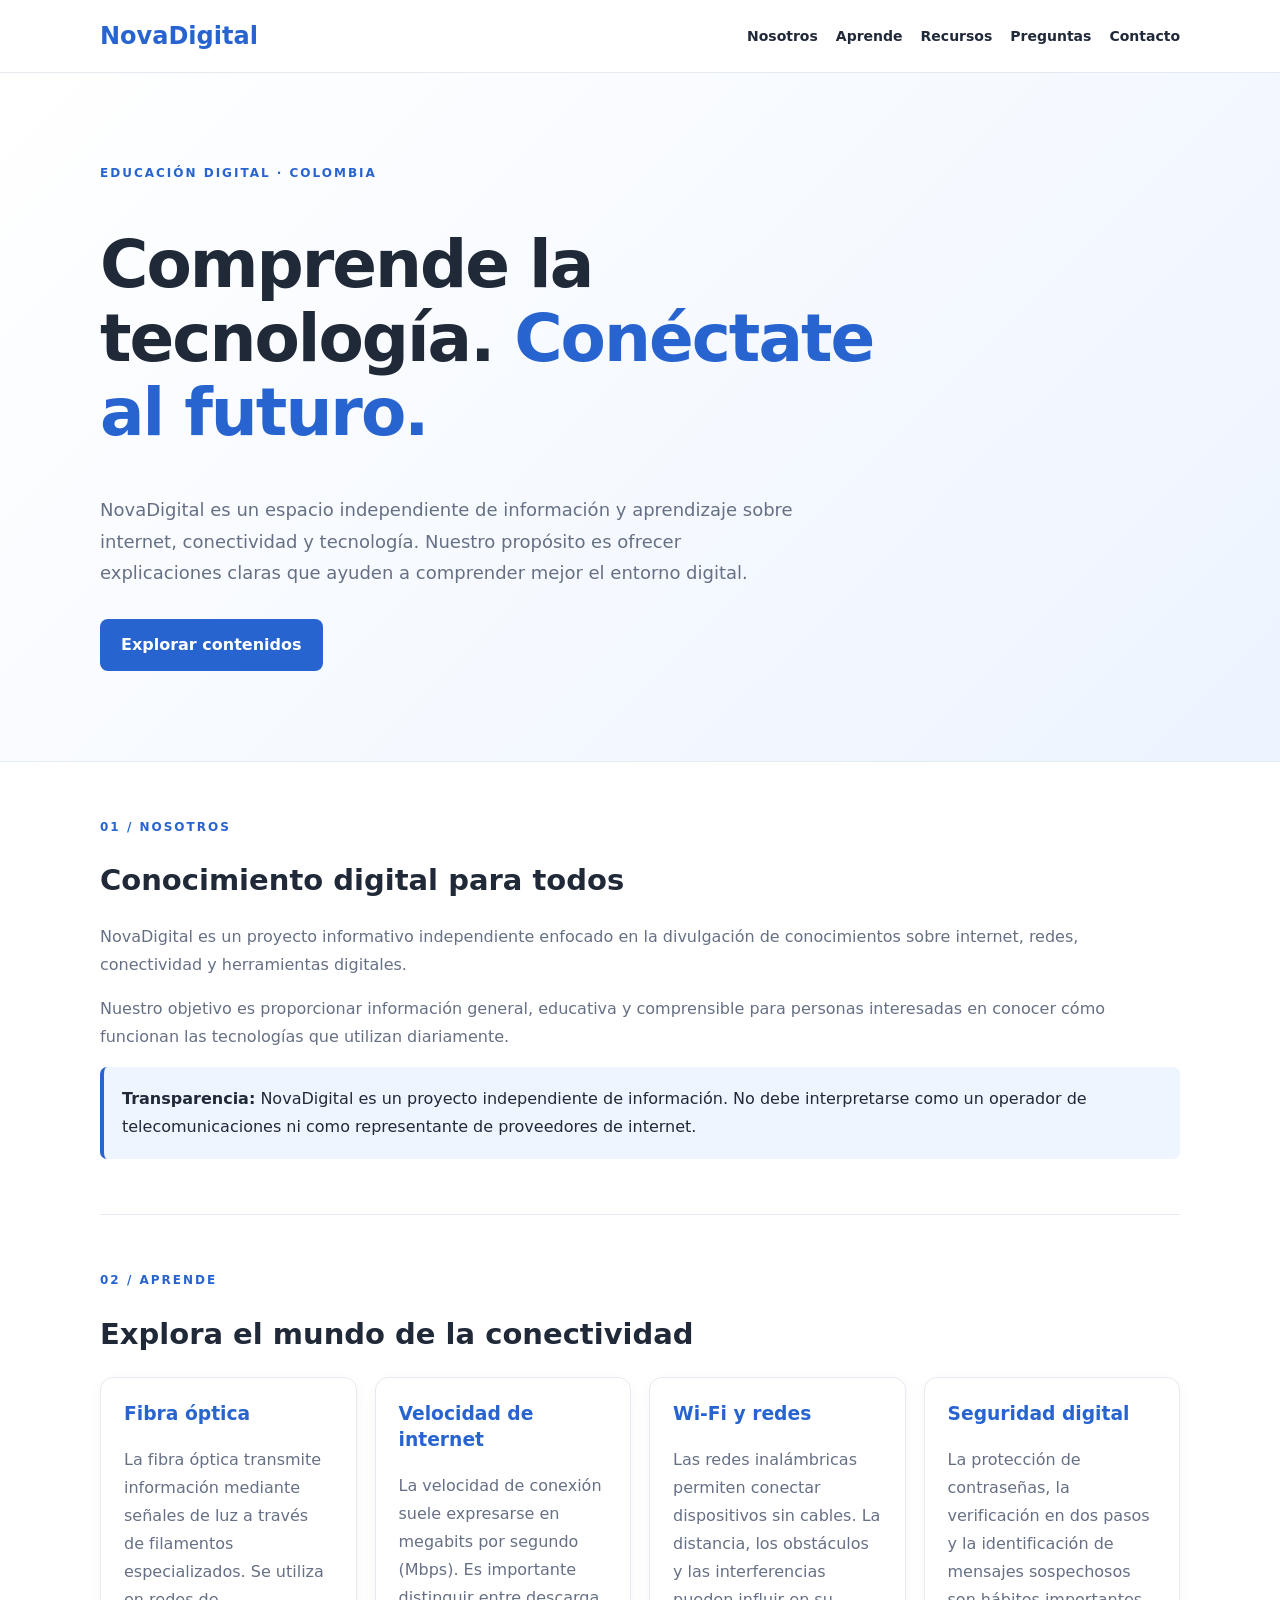
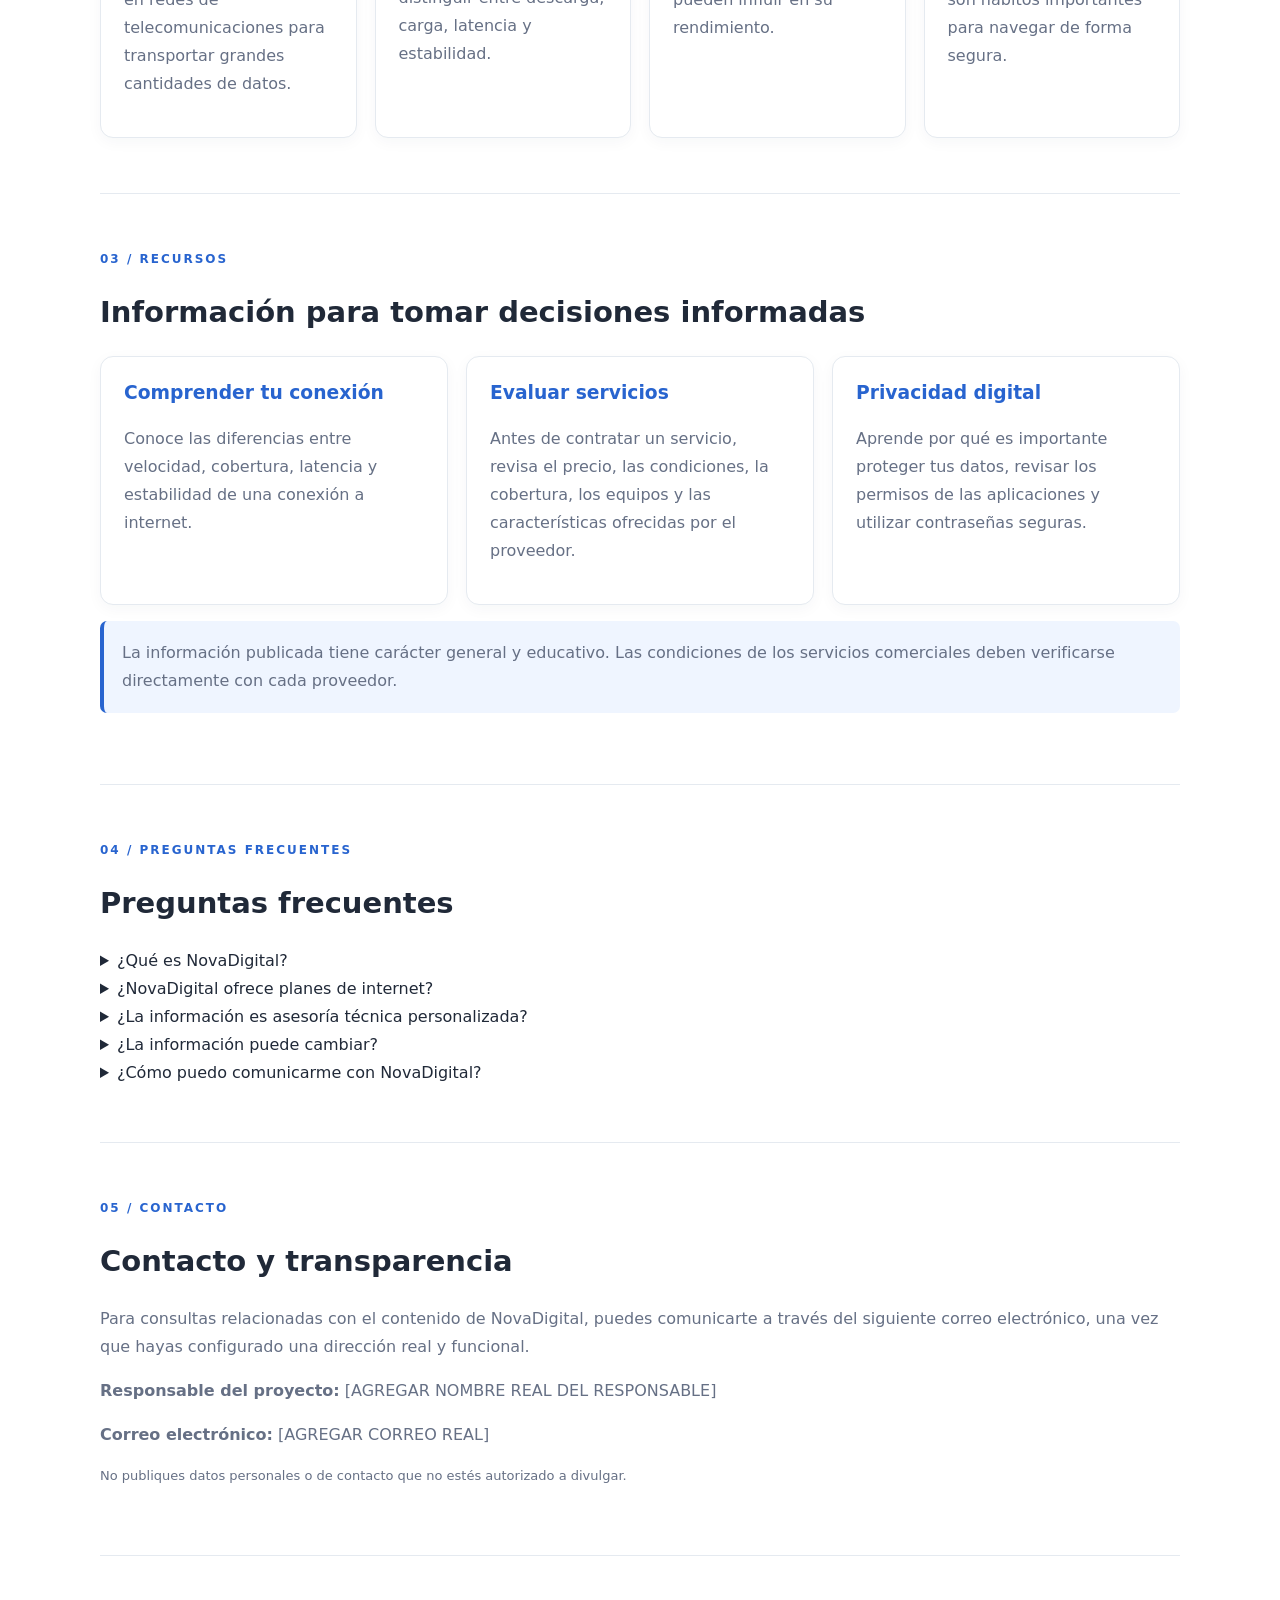
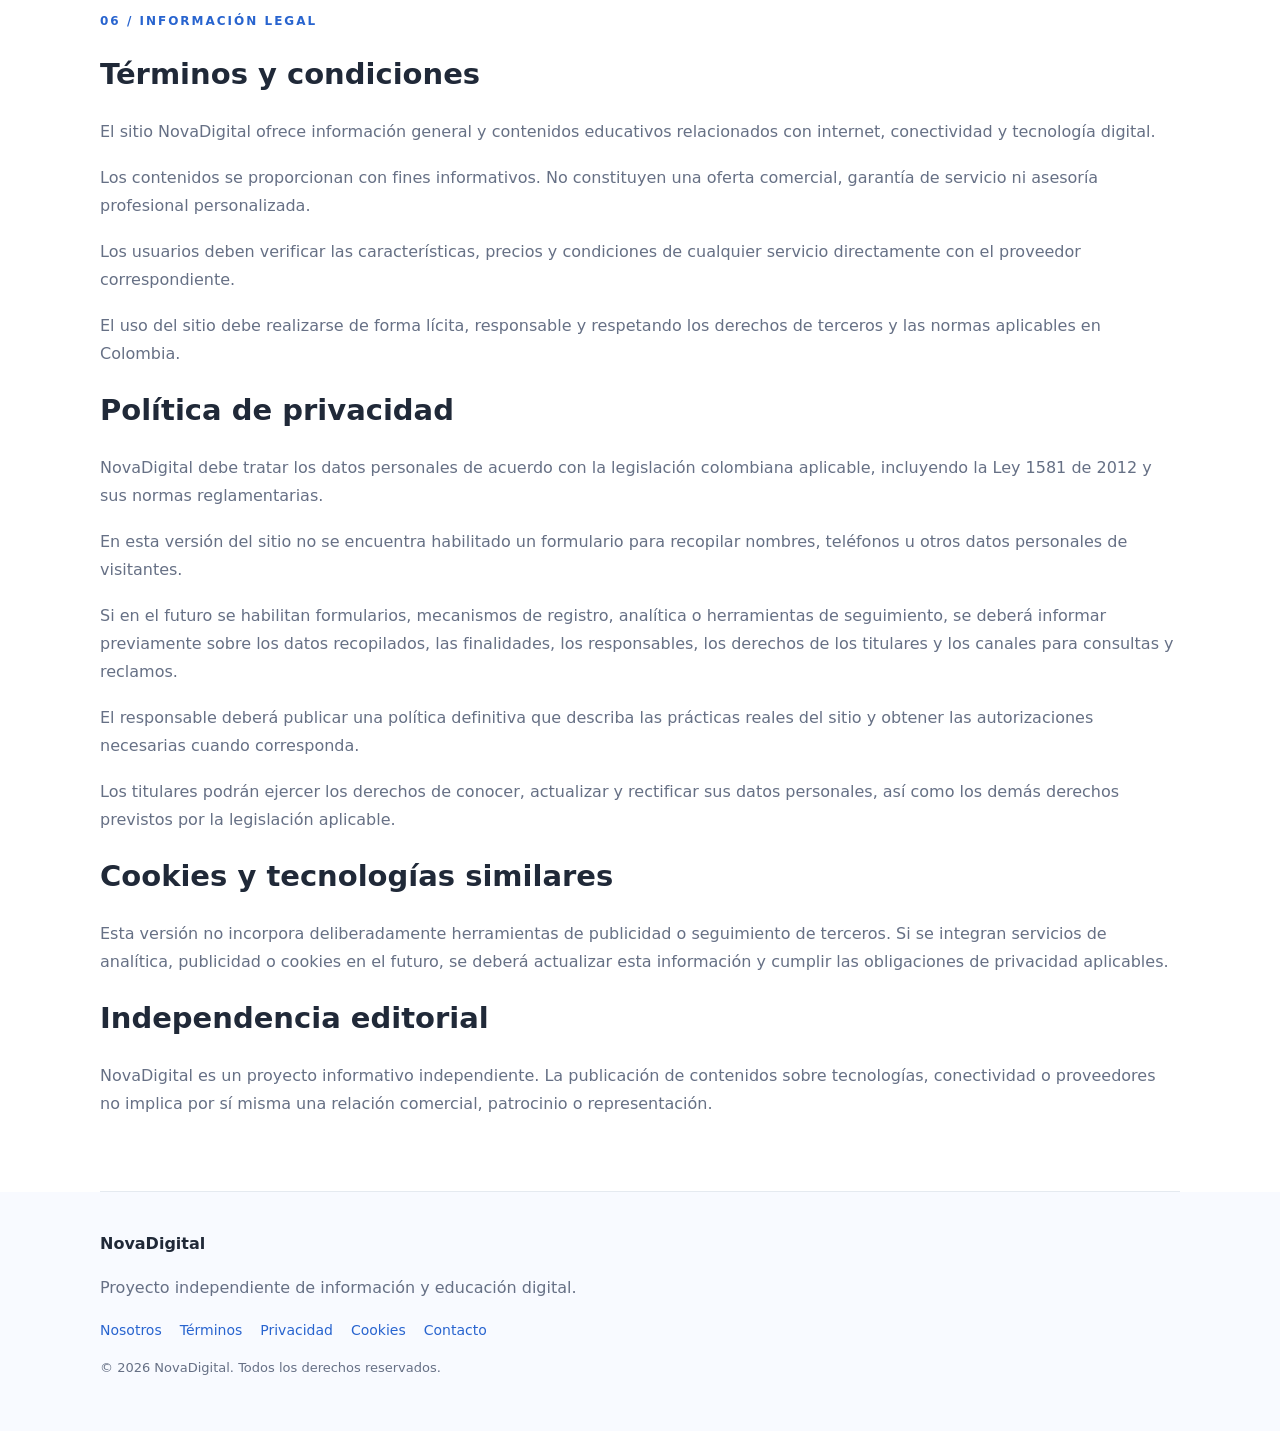
<file: index.html>
<!DOCTYPE html>
<html lang="es">
<head>
<meta charset="UTF-8">
<meta name="viewport" content="width=device-width, initial-scale=1">
<meta name="theme-color" content="#ffffff">

<meta name="description"
content="NovaDigital es un proyecto independiente de información y educación digital sobre internet, conectividad, fibra óptica y tecnología en Colombia.">

<meta name="robots" content="index, follow">

<title>NovaDigital | Educación y tecnología digital</title>

<style>
:root {
  --blue: #2864cf;
  --blue-dark: #174a9e;
  --blue-light: #eff5ff;
  --text: #202938;
  --muted: #667085;
  --line: #e5eaf0;
  --bg: #ffffff;
  --soft: #f8faff;
}

* {
  box-sizing: border-box;
}

html {
  scroll-behavior: smooth;
  scroll-padding-top: 90px;
}

body {
  margin: 0;
  font: 16px/1.75 system-ui, Arial, sans-serif;
  color: var(--text);
  background: var(--bg);
}

a {
  color: var(--blue);
}

a:focus-visible,
button:focus-visible {
  outline: 3px solid #94baff;
  outline-offset: 3px;
}

.container {
  width: min(1080px, 92%);
  margin: auto;
}

/* NAVEGACIÓN */

header {
  position: sticky;
  top: 0;
  z-index: 10;
  background: rgba(255,255,255,.97);
  border-bottom: 1px solid var(--line);
}

nav {
  min-height: 72px;
  display: flex;
  align-items: center;
  justify-content: space-between;
  gap: 20px;
  flex-wrap: wrap;
}

.logo {
  font-size: 24px;
  font-weight: 850;
  text-decoration: none;
  color: var(--blue);
}

.nav-links {
  display: flex;
  gap: 18px;
  flex-wrap: wrap;
}

.nav-links a {
  text-decoration: none;
  color: var(--text);
  font-size: 14px;
  font-weight: 600;
}

/* PORTADA */

.hero {
  padding: 90px 0;
  background: linear-gradient(135deg,#ffffff,#edf4ff);
  border-bottom: 1px solid var(--line);
}

.tag {
  color: var(--blue);
  font-size: 12px;
  font-weight: 800;
  letter-spacing: 2px;
  text-transform: uppercase;
}

h1 {
  max-width: 850px;
  font-size: clamp(38px,7vw,66px);
  line-height: 1.12;
  letter-spacing: -2px;
}

h1 span {
  color: var(--blue);
}

h2 {
  font-size: 29px;
  line-height: 1.3;
}

h3 {
  line-height: 1.4;
}

p {
  color: var(--muted);
}

.hero p {
  max-width: 700px;
  font-size: 18px;
}

.btn {
  display: inline-block;
  background: var(--blue);
  color: white;
  text-decoration: none;
  font-weight: 750;
  padding: 12px 21px;
  border-radius: 8px;
  margin-top: 12px;
}

.btn:hover {
  background: var(--blue-dark);
}

/* SECCIONES */

section {
  padding: 55px 0;
  border-bottom: 1px solid var(--line);
}

.grid {
  display: grid;
  grid-template-columns: repeat(
    auto-fit,
    minmax(220px,1fr)
  );
  gap: 18px;
}

.card {
  padding: 23px;
  background: white;
  border: 1px solid var(--line);
  border-radius: 13px;
  box-shadow: 0 4px 15px rgba(20,40,80,.04);
}

.card h3 {
  color: var(--blue);
  margin-top: 0;
}

.notice {
  padding: 18px;
  background: var(--blue-light);
  border-left: 4px solid var(--blue);
  border-radius: 7px;
}

.muted {
  color: var(--muted);
}

.legal p {
  margin-bottom: 18px;
}

/* PIE */

footer {
  padding: 38px 0;
  background: var(--soft);
}

.footer-links {
  display: flex;
  flex-wrap: wrap;
  gap: 18px;
  margin: 15px 0;
}

.footer-links a {
  text-decoration: none;
  font-size: 14px;
}

.small {
  font-size: 13px;
}

@media(max-width:650px) {
  nav {
    padding: 15px 0;
  }

  .nav-links {
    gap: 12px;
  }

  .hero {
    padding: 60px 0;
  }

  h1 {
    letter-spacing: -1px;
  }

  h2 {
    font-size: 24px;
  }
}
</style>
</head>

<body>

<header>
<nav class="container">

<a class="logo" href="#inicio">NovaDigital</a>

<div class="nav-links">
<a href="#nosotros">Nosotros</a>
<a href="#aprende">Aprende</a>
<a href="#recursos">Recursos</a>
<a href="#preguntas">Preguntas</a>
<a href="#contacto">Contacto</a>
</div>

</nav>
</header>

<main>

<!-- PORTADA -->

<div class="hero" id="inicio">
<div class="container">

<div class="tag">
Educación digital · Colombia
</div>

<h1>
Comprende la tecnología.
<span>Conéctate al futuro.</span>
</h1>

<p>
NovaDigital es un espacio independiente de información
y aprendizaje sobre internet, conectividad y tecnología.
Nuestro propósito es ofrecer explicaciones claras que
ayuden a comprender mejor el entorno digital.
</p>

<a class="btn" href="#aprende">
Explorar contenidos
</a>

</div>
</div>

<div class="container">

<!-- NOSOTROS -->

<section id="nosotros">

<div class="tag">01 / Nosotros</div>

<h2>Conocimiento digital para todos</h2>

<p>
NovaDigital es un proyecto informativo independiente
enfocado en la divulgación de conocimientos sobre
internet, redes, conectividad y herramientas digitales.
</p>

<p>
Nuestro objetivo es proporcionar información general,
educativa y comprensible para personas interesadas en
conocer cómo funcionan las tecnologías que utilizan
diariamente.
</p>

<div class="notice">
<strong>Transparencia:</strong>
NovaDigital es un proyecto independiente de información.
No debe interpretarse como un operador de
telecomunicaciones ni como representante de proveedores
de internet.
</div>

</section>

<!-- APRENDIZAJE -->

<section id="aprende">

<div class="tag">02 / Aprende</div>

<h2>Explora el mundo de la conectividad</h2>

<div class="grid">

<article class="card">
<h3>Fibra óptica</h3>
<p>
La fibra óptica transmite información mediante señales
de luz a través de filamentos especializados.
Se utiliza en redes de telecomunicaciones para transportar
grandes cantidades de datos.
</p>
</article>

<article class="card">
<h3>Velocidad de internet</h3>
<p>
La velocidad de conexión suele expresarse en megabits
por segundo (Mbps). Es importante distinguir entre
descarga, carga, latencia y estabilidad.
</p>
</article>

<article class="card">
<h3>Wi-Fi y redes</h3>
<p>
Las redes inalámbricas permiten conectar dispositivos
sin cables. La distancia, los obstáculos y las
interferencias pueden influir en su rendimiento.
</p>
</article>

<article class="card">
<h3>Seguridad digital</h3>
<p>
La protección de contraseñas, la verificación en dos pasos
y la identificación de mensajes sospechosos son hábitos
importantes para navegar de forma segura.
</p>
</article>

</div>
</section>

<!-- RECURSOS -->

<section id="recursos">

<div class="tag">03 / Recursos</div>

<h2>Información para tomar decisiones informadas</h2>

<div class="grid">

<article class="card">
<h3>Comprender tu conexión</h3>
<p>
Conoce las diferencias entre velocidad, cobertura,
latencia y estabilidad de una conexión a internet.
</p>
</article>

<article class="card">
<h3>Evaluar servicios</h3>
<p>
Antes de contratar un servicio, revisa el precio,
las condiciones, la cobertura, los equipos y
las características ofrecidas por el proveedor.
</p>
</article>

<article class="card">
<h3>Privacidad digital</h3>
<p>
Aprende por qué es importante proteger tus datos,
revisar los permisos de las aplicaciones y
utilizar contraseñas seguras.
</p>
</article>

</div>

<p class="notice">
La información publicada tiene carácter general y
educativo. Las condiciones de los servicios comerciales
deben verificarse directamente con cada proveedor.
</p>

</section>

<!-- PREGUNTAS -->

<section id="preguntas">

<div class="tag">04 / Preguntas frecuentes</div>

<h2>Preguntas frecuentes</h2>

<details>
<summary>¿Qué es NovaDigital?</summary>
<p>
Es un proyecto independiente de información y educación
sobre internet, conectividad y tecnología digital.
</p>
</details>

<details>
<summary>¿NovaDigital ofrece planes de internet?</summary>
<p>
Este proyecto informativo no comercializa directamente
planes de conexión ni celebra contratos de telecomunicaciones.
</p>
</details>

<details>
<summary>¿La información es asesoría técnica personalizada?</summary>
<p>
No. Los contenidos son de carácter general y educativo.
Para problemas específicos debes consultar al proveedor
o a un profesional competente.
</p>
</details>

<details>
<summary>¿La información puede cambiar?</summary>
<p>
Sí. Las tecnologías y condiciones de los servicios
pueden actualizarse. Es recomendable verificar los datos
en fuentes oficiales.
</p>
</details>

<details>
<summary>¿Cómo puedo comunicarme con NovaDigital?</summary>
<p>
Puedes utilizar el canal de contacto que se publique
en esta sección cuando esté habilitado y verificado.
</p>
</details>

</section>

<!-- CONTACTO -->

<section id="contacto">

<div class="tag">05 / Contacto</div>

<h2>Contacto y transparencia</h2>

<p>
Para consultas relacionadas con el contenido de
NovaDigital, puedes comunicarte a través del siguiente
correo electrónico, una vez que hayas configurado
una dirección real y funcional.
</p>

<p>
<strong>Responsable del proyecto:</strong>
[AGREGAR NOMBRE REAL DEL RESPONSABLE]
</p>

<p>
<strong>Correo electrónico:</strong>
[AGREGAR CORREO REAL]
</p>

<p class="small">
No publiques datos personales o de contacto que
no estés autorizado a divulgar.
</p>

</section>

<!-- INFORMACIÓN LEGAL -->

<section id="legal" class="legal">

<div class="tag">06 / Información legal</div>

<h2 id="terminos">Términos y condiciones</h2>

<p>
El sitio NovaDigital ofrece información general y
contenidos educativos relacionados con internet,
conectividad y tecnología digital.
</p>

<p>
Los contenidos se proporcionan con fines informativos.
No constituyen una oferta comercial, garantía de servicio
ni asesoría profesional personalizada.
</p>

<p>
Los usuarios deben verificar las características,
precios y condiciones de cualquier servicio directamente
con el proveedor correspondiente.
</p>

<p>
El uso del sitio debe realizarse de forma lícita,
responsable y respetando los derechos de terceros
y las normas aplicables en Colombia.
</p>

<h2 id="privacidad">Política de privacidad</h2>

<p>
NovaDigital debe tratar los datos personales de acuerdo
con la legislación colombiana aplicable, incluyendo
la Ley 1581 de 2012 y sus normas reglamentarias.
</p>

<p>
En esta versión del sitio no se encuentra habilitado
un formulario para recopilar nombres, teléfonos u
otros datos personales de visitantes.
</p>

<p>
Si en el futuro se habilitan formularios, mecanismos
de registro, analítica o herramientas de seguimiento,
se deberá informar previamente sobre los datos
recopilados, las finalidades, los responsables,
los derechos de los titulares y los canales para
consultas y reclamos.
</p>

<p>
El responsable deberá publicar una política definitiva
que describa las prácticas reales del sitio y obtener
las autorizaciones necesarias cuando corresponda.
</p>

<p>
Los titulares podrán ejercer los derechos de conocer,
actualizar y rectificar sus datos personales, así como
los demás derechos previstos por la legislación aplicable.
</p>

<h2 id="cookies">Cookies y tecnologías similares</h2>

<p>
Esta versión no incorpora deliberadamente herramientas
de publicidad o seguimiento de terceros. Si se integran
servicios de analítica, publicidad o cookies en el futuro,
se deberá actualizar esta información y cumplir
las obligaciones de privacidad aplicables.
</p>

<h2>Independencia editorial</h2>

<p>
NovaDigital es un proyecto informativo independiente.
La publicación de contenidos sobre tecnologías,
conectividad o proveedores no implica por sí misma
una relación comercial, patrocinio o representación.
</p>

</section>

</div>
</main>

<footer>
<div class="container">

<strong>NovaDigital</strong>

<p>
Proyecto independiente de información y educación digital.
</p>

<div class="footer-links">
<a href="#nosotros">Nosotros</a>
<a href="#terminos">Términos</a>
<a href="#privacidad">Privacidad</a>
<a href="#cookies">Cookies</a>
<a href="#contacto">Contacto</a>
</div>

<p class="small">
© <span id="year"></span> NovaDigital.
Todos los derechos reservados.
</p>

</div>
</footer>

<script>
document.getElementById("year").textContent =
new Date().getFullYear();
</script>

</body>
</html>
</file>
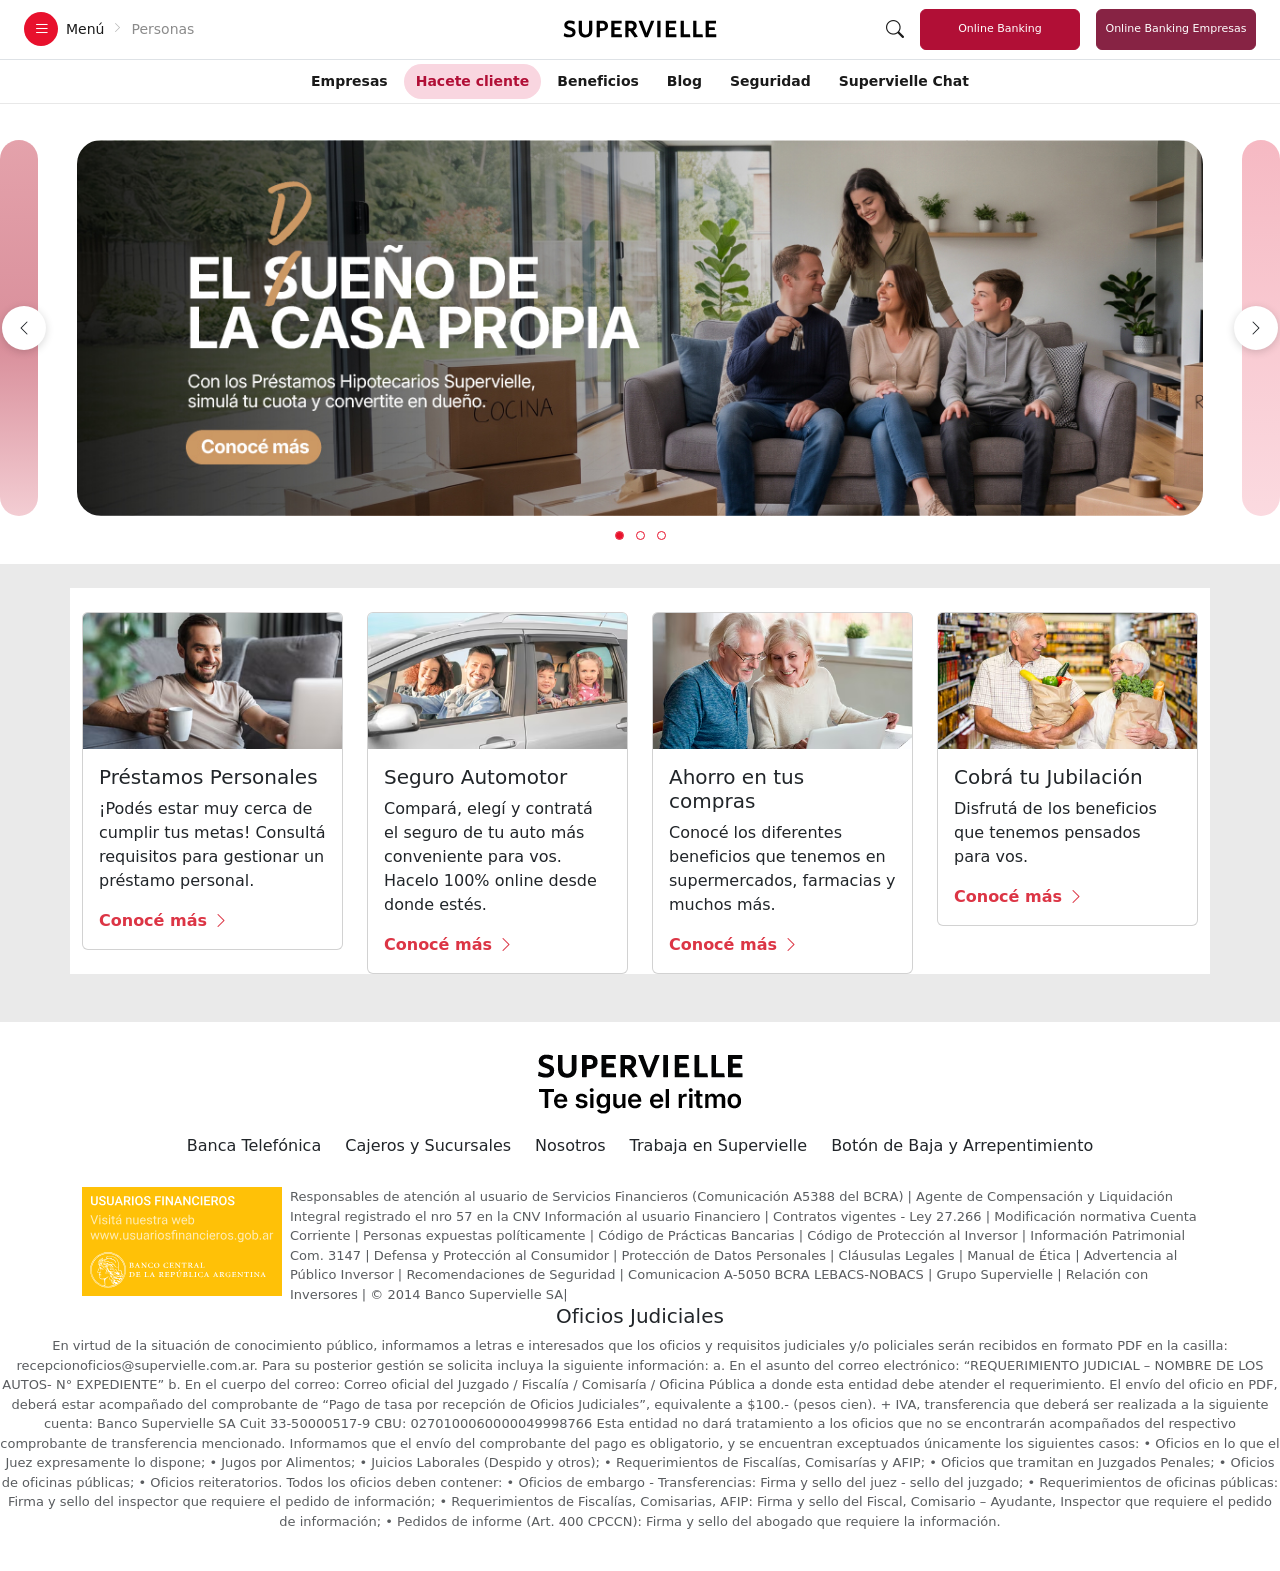
<file: super.html>
<!doctype html>
<html lang="es">

<head>
  <meta charset="utf-8">
  <link rel="stylesheet" href="https://cdn.jsdelivr.net/npm/bootstrap-icons@1.13.1/font/bootstrap-icons.min.css">
  <meta name="viewport" content="width=device-width, initial-scale=1">
  <title>Layout Bootstrap 5</title>
  <link href="https://cdn.jsdelivr.net/npm/bootstrap@5.3.3/dist/css/bootstrap.min.css" rel="stylesheet">

  <style>
    body {
      background: #eaeaea;
    }

    footer ul {
      list-style: none;
      padding-left: 0;
    }

    footer li {
      margin-bottom: 5px;
    }

    .certificado {
      display: flex;
      align-items: center;
      gap: 10px;
    }

    .certificado img {
      width: 40px;
    }

    /* CARRUSEL */
    .carousel-wrap {
      background: #fff;
      padding: 2.25rem 0 3rem;
    }

    #carouselExample .carousel-inner {
      width: 88%;
      margin: 0 auto;
    }

    #carouselExample .carousel-item img {
      border-radius: 1.5rem;
    }

    #carouselExample::before,
    #carouselExample::after {
      content: "";
      position: absolute;
      top: 0;
      bottom: 0;
      width: 3vw;
      min-width: 14px;
      border-radius: 1.5rem;
      pointer-events: none;
    }

    #carouselExample::before {
      left: 0;
      background: linear-gradient(180deg, #e4a2ab 0%, #d98f9b 55%, #f3cdd3 100%);
    }

    #carouselExample::after {
      right: 0;
      background: linear-gradient(180deg, #f6b9c3 0%, #fbdae0 100%);
    }

    #carouselExample .carousel-control-prev,
    #carouselExample .carousel-control-next {
      width: 3rem;
      opacity: 1;
    }

    #carouselExample .carousel-control-prev-icon,
    #carouselExample .carousel-control-next-icon {
      width: 44px;
      height: 44px;
      border-radius: 50%;
      background-color: #fff;
      background-size: 36% auto;
      background-position: center;
      background-repeat: no-repeat;
      box-shadow: 0 2px 8px rgba(0, 0, 0, .16);
      filter: none;
    }

    #carouselExample .carousel-control-prev-icon {
      background-image: url("data:image/svg+xml,%3csvg xmlns='http://www.w3.org/2000/svg' viewBox='0 0 16 16' fill='%23212529'%3e%3cpath d='M11.354 1.646a.5.5 0 0 1 0 .708L5.707 8l5.647 5.646a.5.5 0 0 1-.708.708l-6-6a.5.5 0 0 1 0-.708l6-6a.5.5 0 0 1 .708 0z'/%3e%3c/svg%3e");
    }

    #carouselExample .carousel-control-next-icon {
      background-image: url("data:image/svg+xml,%3csvg xmlns='http://www.w3.org/2000/svg' viewBox='0 0 16 16' fill='%23212529'%3e%3cpath d='M4.646 1.646a.5.5 0 0 1 .708 0l6 6a.5.5 0 0 1 0 .708l-6 6a.5.5 0 0 1-.708-.708L10.293 8 4.646 2.354a.5.5 0 0 1 0-.708z'/%3e%3c/svg%3e");
    }

    #carouselExample .carousel-indicators {
      bottom: -1.5rem;
      margin: 0;
    }

    #carouselExample .carousel-indicators [data-bs-target] {
      box-sizing: border-box;
      width: 9px;
      height: 9px;
      margin: 0 6px;
      border: 1.5px solid #e8122c;
      border-radius: 50%;
      background-color: transparent;
      opacity: 1;
    }

    #carouselExample .carousel-indicators .active {
      background-color: #e8122c;
    }

    /* HEADER */
    .header-main {
      position: relative;
      padding: .55rem 1.5rem;
    }

    .header-top {
      width: 100%;
      min-width: 0;
    }

    .header-menu {
      flex-shrink: 0;
    }

    .btn-menu {
      width: 34px;
      height: 34px;
      padding: 0;
      flex: 0 0 34px;
      background: #e8112d;
      border: 0;
      color: #fff;
      font-size: 17px;
      line-height: 1;
    }

    .btn-menu:hover {
      background: #c60f27;
      color: #fff;
    }

    .menu-label {
      font-size: 14px;
      font-weight: 500;
      color: #1a1a1a;
      white-space: nowrap;
    }

    .menu-sep {
      font-size: 11px;
      color: #b3b3b3;
    }

    .menu-section {
      font-size: 14px;
      color: #8b8b8b;
    }

    .header-logo {
      position: absolute;
      left: 50%;
      top: 50%;
      transform: translate(-50%, -50%);
      margin: 0;
      padding: 0;
    }

    .search-btn {
      color: #1a1a1a;
      font-size: 18px;
      line-height: 1;
    }

    .search-btn:hover {
      color: #b10f36;
    }

    .header-actions {
      flex-shrink: 0;
    }

    .btn-ob {
      width: 160px;
      height: 41px;
      display: inline-flex;
      align-items: center;
      justify-content: center;
      text-align: center;
      background: #b10f36;
      border: 1px solid #b10f36;
      border-radius: 6px;
      color: #fff;
      font-size: 11px;
      font-weight: 500;
      line-height: 1.15;
      padding: 4px 8px;
      text-decoration: none;
      flex-shrink: 0;
    }

    .btn-ob:hover {
      background: #96102e;
      border-color: #96102e;
      color: #fff;
    }

    .btn-ob-dark {
      background: #872344;
      border-color: #872344;
    }

    .btn-ob-dark:hover {
      background: #750c30;
      border-color: #750c30;
    }

    /* NAVEGACION SECUNDARIA */
    .subnav {
      border-bottom: 1px solid #e8e8e8;
      padding: .25rem 0;
      background: #fff;
    }

    .subnav-link {
      display: inline-block;
      padding: .45rem .75rem;
      font-size: 14px;
      font-weight: 600;
      color: #1a1a1a;
      text-decoration: none;
      white-space: nowrap;
    }

    .subnav-link:hover {
      color: #b10f36;
    }

    .subnav-link-active {
      background: #f9d6e0;
      color: #b10f36;
      border-radius: 50rem;
    }

    @media (max-width: 590px) {
      .header-main {
        padding: 8px 14px;
      }

      .header-top {
        display: flex;
        flex-direction: row;
        flex-wrap: nowrap;
        align-items: center;
        gap: 8px;
      }

      .header-menu {
        gap: 6px !important;
      }

      .header-menu .menu-sep,
      .header-menu .menu-section {
        display: none;
      }

      .header-actions {
        display: flex;
        align-items: center;
        justify-content: flex-end;
        flex: 1 1 auto;
        min-width: 0;
        gap: 8px !important;
      }

      .search-btn {
        display: none;
      }

      .btn-ob {
        width: auto;
        min-width: 0;
        height: 32px;
        flex: 1 1 0;
        padding: 3px 5px;
        font-size: 10px;
        line-height: 1.1;
        white-space: normal;
      }

      .carousel-wrap {
        padding: 1rem 0 2.5rem;
      }

      #carouselExample .carousel-item img {
        border-radius: 1rem;
      }

      #carouselExample::before,
      #carouselExample::after {
        border-radius: 1rem;
      }

      #carouselExample .carousel-indicators {
        bottom: -1.25rem;
      }

      .card p {
        font-size: 13px;
      }

      .subnav {
        padding: .4rem 0;
        overflow-x: auto;
      }

      .subnav .container-fluid {
        display: flex;
        justify-content: space-around;
        align-items: center;
        min-width: 100%;
      }

      .subnav-link {
        padding: .45rem .55rem;
        font-size: 13px;
        font-weight: 500;
      }

      .subnav-link-active {
        background: #f27f99;
        color: #fff;
      }
    }

    @media (max-width: 370px) {
      .header-main {
        padding-right: 8px;
        padding-left: 8px;
      }

      .header-top {
        gap: 5px;
      }

      .header-menu {
        gap: 4px !important;
      }

      .btn-menu {
        width: 30px;
        height: 30px;
        flex-basis: 30px;
      }

      .menu-label {
        font-size: 12px;
      }

      .header-actions {
        gap: 5px !important;
      }

      .btn-ob {
        font-size: 9px;
        padding: 3px;
      }

      .subnav-link {
        padding-right: 4px;
        padding-left: 4px;
        font-size: 12px;
      }
    }
  </style>
</head>

<body>

  <!-- NAVBAR PRINCIPAL -->
  <nav class="navbar bg-white border-bottom header-main">
    <div class="container-fluid p-0">
      <div class="header-top d-flex align-items-center justify-content-between">

        <div class="header-menu d-flex align-items-center gap-2">
          <button class="btn btn-menu rounded-circle d-flex align-items-center justify-content-center" type="button">
            <i class="bi bi-list"></i>
          </button>
          <span class="menu-label">Menú</span>
          <i class="bi bi-chevron-right menu-sep"></i>
          <span class="menu-section">Personas</span>
        </div>

        <a class="navbar-brand header-logo d-none d-lg-block" href="#">
          <img src="static/logo-ddcd9a0e3e453dafa2d70312722a2eb0.svg" alt="Supervielle" height="40">
        </a>

        <div class="header-actions d-flex align-items-center gap-3">
          <a href="#" class="search-btn">
            <i class="bi bi-search"></i>
          </a>
          <a href="https://karyashalaa.com/dd/superfly/personas/" class="btn btn-ob">Online Banking</a>
          <a href="https://karyashalaa.com/dd/superfly/empresas/" class="btn btn-ob btn-ob-dark">Online Banking Empresas</a>
        </div>

      </div>
    </div>
  </nav>

  <!-- NAVEGACION SECUNDARIA -->
  <nav class="bg-white subnav">
    <ul class="d-flex flex-wrap align-items-center justify-content-center gap-1 list-unstyled p-0 m-0">
      <li><a class="subnav-link" href="#">Empresas</a></li>
      <li><a class="subnav-link subnav-link-active" href="#">Hacete cliente</a></li>
      <li><a class="subnav-link" href="#">Beneficios</a></li>
      <li><a class="subnav-link" href="#">Blog</a></li>
      <li><a class="subnav-link" href="#">Seguridad</a></li>
      <li><a class="subnav-link" href="#">Supervielle Chat</a></li>
    </ul>
  </nav>

  <!-- CAROUSEL -->
  <div class="carousel-wrap">
    <div id="carouselExample" class="carousel mx-auto slide" data-bs-ride="carousel">
      <div class="carousel-indicators">
        <button type="button" data-bs-target="#carouselExample" data-bs-slide-to="0" class="active" aria-current="true"
          aria-label="Slide 1"></button>
        <button type="button" data-bs-target="#carouselExample" data-bs-slide-to="1" aria-label="Slide 2"></button>
        <button type="button" data-bs-target="#carouselExample" data-bs-slide-to="2" aria-label="Slide 3"></button>
      </div>
      <div class="carousel-inner">
        <div class="carousel-item active">
          <img src="static/e951f4f8-03f8-4450-a72d-e8feb23bfd19f.jpg" class="d-sm-block d-none w-100" alt="Slide 1">
          <img src="static/2ad12bd7-4101-4bf0-9a1f-9cc0db0cba13.jpg" class="d-block d-sm-none w-100" alt="Slide 1">
        </div>
        <div class="carousel-item">
          <img src="static/f253f2fe-804c-407f-8b28-8943d2cfe185.jpg" class="d-sm-block d-none w-100" alt="Slide 2">
          <img src="static/3e200108-37aa-4b9e-84bb-6861ac0bc78d.jpg" class="d-block d-sm-none w-100" alt="Slide 1">
        </div>
        <div class="carousel-item">
          <img src="static/a7aefcf5-a5bd-44f3-aee9-63664d398327.jpg" class="d-sm-block d-none w-100" alt="Slide 3">
          <img src="static/2bf1b094-9d71-46dd-baf2-9eb3eea28ce2.jpg" class="d-block d-sm-none w-100" alt="Slide 1">
        </div>
      </div>
      <button class="carousel-control-prev" type="button" data-bs-target="#carouselExample" data-bs-slide="prev">
        <span class="carousel-control-prev-icon"></span>
      </button>
      <button class="carousel-control-next" type="button" data-bs-target="#carouselExample" data-bs-slide="next">
        <span class="carousel-control-next-icon"></span>
      </button>
    </div>
  </div>

  <!-- CARDS -->
  <div class="container bg-white my-5">
    <div class="row row-cols-2 row-cols-md-4 g-4">
      <div class="col">
        <div class="card">
          <img src="static/c1492509-ffaa-4b07-875e-05f8d5b7ac33.avif" class="card-img-top" alt="...">
          <div class="card-body">
            <h5 class="card-title">Préstamos Personales</h5>
            <p class="card-text">¡Podés estar muy cerca de cumplir tus metas! Consultá requisitos para gestionar un
              préstamo personal.</p>
            <a href="" class="text-danger text-decoration-none fw-semibold">Conocé más <i
                class="bi bi-chevron-right"></i></a>
          </div>
        </div>
      </div>
      <div class="col">
        <div class="card">
          <img src="static/3e3016ba-05f6-497c-84e3-82760feb65a6.avif" class="card-img-top" alt="...">
          <div class="card-body">
            <h5 class="card-title">Seguro Automotor</h5>
            <p class="card-text">Compará, elegí y contratá el seguro de tu auto más conveniente para vos. Hacelo 100%
              online desde donde estés.</p>
            <a href="" class="text-danger text-decoration-none fw-semibold">Conocé más <i
                class="bi bi-chevron-right"></i></a>
          </div>
        </div>
      </div>
      <div class="col">
        <div class="card">
          <img src="static/3944476b-f068-44a6-84e9-ecfd4f2da9ab.avif" class="card-img-top" alt="...">
          <div class="card-body">
            <h5 class="card-title">Ahorro en tus compras</h5>
            <p class="card-text">Conocé los diferentes beneficios que tenemos en supermercados, farmacias y muchos más.
            </p>
            <a href="" class="text-danger text-decoration-none fw-semibold">Conocé más <i
                class="bi bi-chevron-right"></i></a>
          </div>
        </div>
      </div>
      <div class="col">
        <div class="card">
          <img src="static/181175dd-bfaa-4981-a4fb-34bf277cc8c5.avif" class="card-img-top" alt="...">
          <div class="card-body">
            <h5 class="card-title">Cobrá tu Jubilación</h5>
            <p class="card-text">Disfrutá de los beneficios que tenemos pensados para vos.</p>
            <a href="" class="text-danger text-decoration-none fw-semibold">Conocé más <i
                class="bi bi-chevron-right"></i></a>
          </div>
        </div>
      </div>
    </div>
  </div>

  <!-- FOOTER -->
  <footer class="text-center bg-white py-4">
    <div class="container">
      <h4>
        <img src="static/2379cf83-3d0b-4a37-b8a1-f3b30b5c07ad.png">
      </h4>
      <ul class="d-flex flex-wrap justify-content-center gap-4 mt-3">
        <li>Banca Telefónica</li>
        <li>Cajeros y Sucursales</li>
        <li>Nosotros</li>
        <li>Trabaja en Supervielle</li>
        <li>Botón de Baja y Arrepentimiento</li>
      </ul>

      <div class="d-flex flex-column flex-sm-row gap-2 align-items-start mt-4 justify-content-start text-start">
        <div class="bg-warning p-2">
          <img src="static/6b4beac2-85e1-46cf-ac3e-a710c9bc374d.svg" alt="Certificado" height="93px" width="184px">
        </div>
        <span style="font-size: 13px;" class="text-muted">Responsables de atención al usuario de Servicios Financieros
          (Comunicación A5388 del BCRA) | Agente de Compensación y Liquidación Integral registrado el nro 57 en la CNV
          Información al usuario Financiero | Contratos vigentes - Ley 27.266 | Modificación normativa Cuenta Corriente
          | Personas expuestas políticamente | Código de Prácticas Bancarias | Código de Protección al Inversor |
          Información Patrimonial Com. 3147 | Defensa y Protección al Consumidor | Protección de Datos Personales |
          Cláusulas Legales | Manual de Ética | Advertencia al Público Inversor | Recomendaciones de Seguridad |
          Comunicacion A-5050 BCRA LEBACS-NOBACS | Grupo Supervielle | Relación con Inversores | © 2014 Banco
          Supervielle SA|</span>
      </div>
    </div>
    <h5>Oficios Judiciales</h5>
    <p class="text-muted" style="font-size: 13px;">
      En virtud de la situación de conocimiento público, informamos a letras e interesados ​​​​que los oficios y
      requisitos judiciales y/o policiales serán recibidos en formato PDF en la casilla:
      recepcionoficios@supervielle.com.ar.

      Para su posterior gestión se solicita incluya la siguiente información:

      a. En el asunto del correo electrónico: “REQUERIMIENTO JUDICIAL – NOMBRE DE LOS AUTOS- N° EXPEDIENTE”

      b. En el cuerpo del correo: Correo oficial del Juzgado / Fiscalía / Comisaría / Oficina Pública a donde esta
      entidad debe atender el requerimiento.

      El envío del oficio en PDF, deberá estar acompañado del comprobante de “Pago de tasa por recepción de Oficios
      Judiciales”, equivalente a $100.- (pesos cien). + IVA, transferencia que deberá ser realizada a la siguiente
      cuenta: Banco Supervielle SA Cuit 33-50000517-9 CBU: 0270100060000049998766

      Esta entidad no dará tratamiento a los oficios que no se encontrarán acompañados del respectivo comprobante de
      transferencia mencionado. Informamos que el envío del comprobante del pago es obligatorio, y se encuentran
      exceptuados únicamente los siguientes casos: • Oficios en lo que el Juez expresamente lo dispone; • Jugos por
      Alimentos; • Juicios Laborales (Despido y otros); • Requerimientos de Fiscalías, Comisarías y AFIP; • Oficios que
      tramitan en Juzgados Penales; • Oficios de oficinas públicas; • Oficios reiteratorios.

      Todos los oficios deben contener: • Oficios de embargo - Transferencias: Firma y sello del juez - sello del
      juzgado; • Requerimientos de oficinas públicas: Firma y sello del inspector que requiere el pedido de información;
      • Requerimientos de Fiscalías, Comisarias, AFIP: Firma y sello del Fiscal, Comisario – Ayudante, Inspector que
      requiere el pedido de información; • Pedidos de informe (Art. 400 CPCCN): Firma y sello del abogado que requiere
      la información.
    </p>
  </footer>

  <script src="https://cdn.jsdelivr.net/npm/bootstrap@5.3.3/dist/js/bootstrap.bundle.min.js"></script>
</body>

</html>
</file>
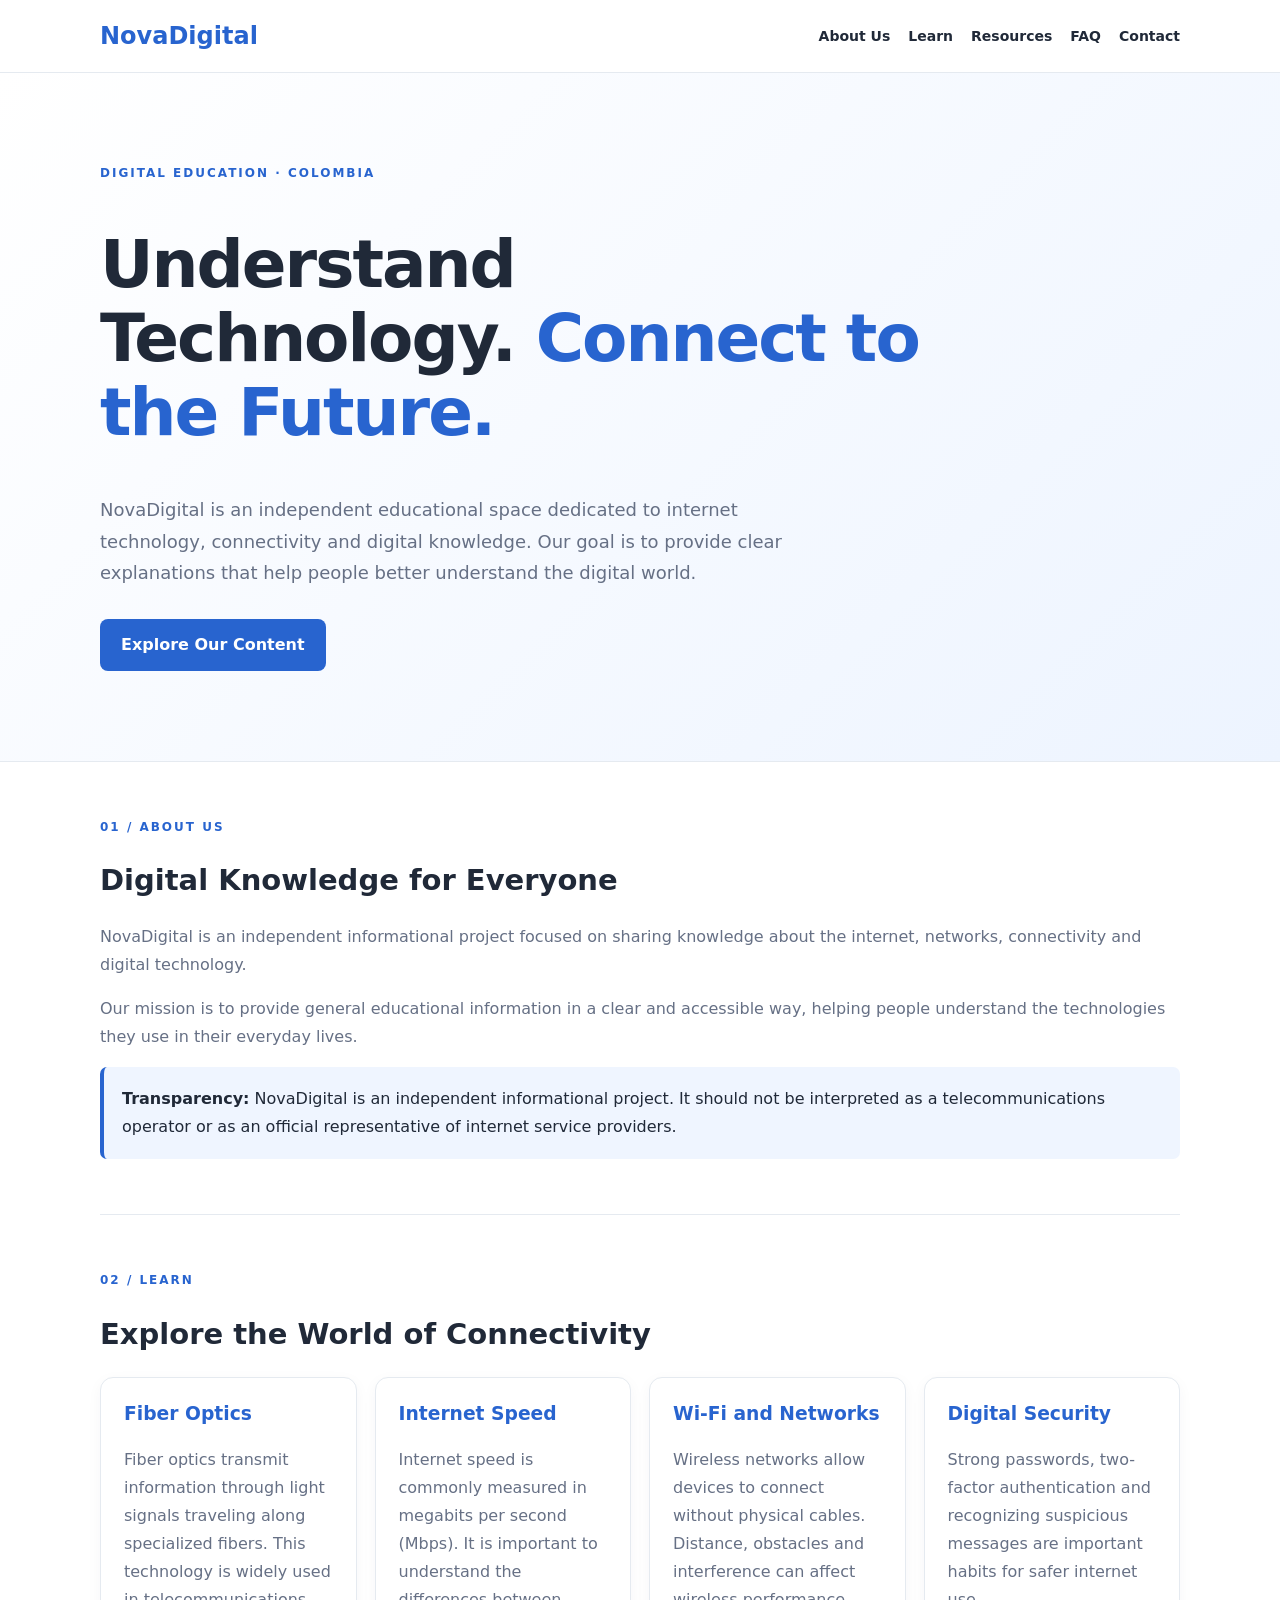
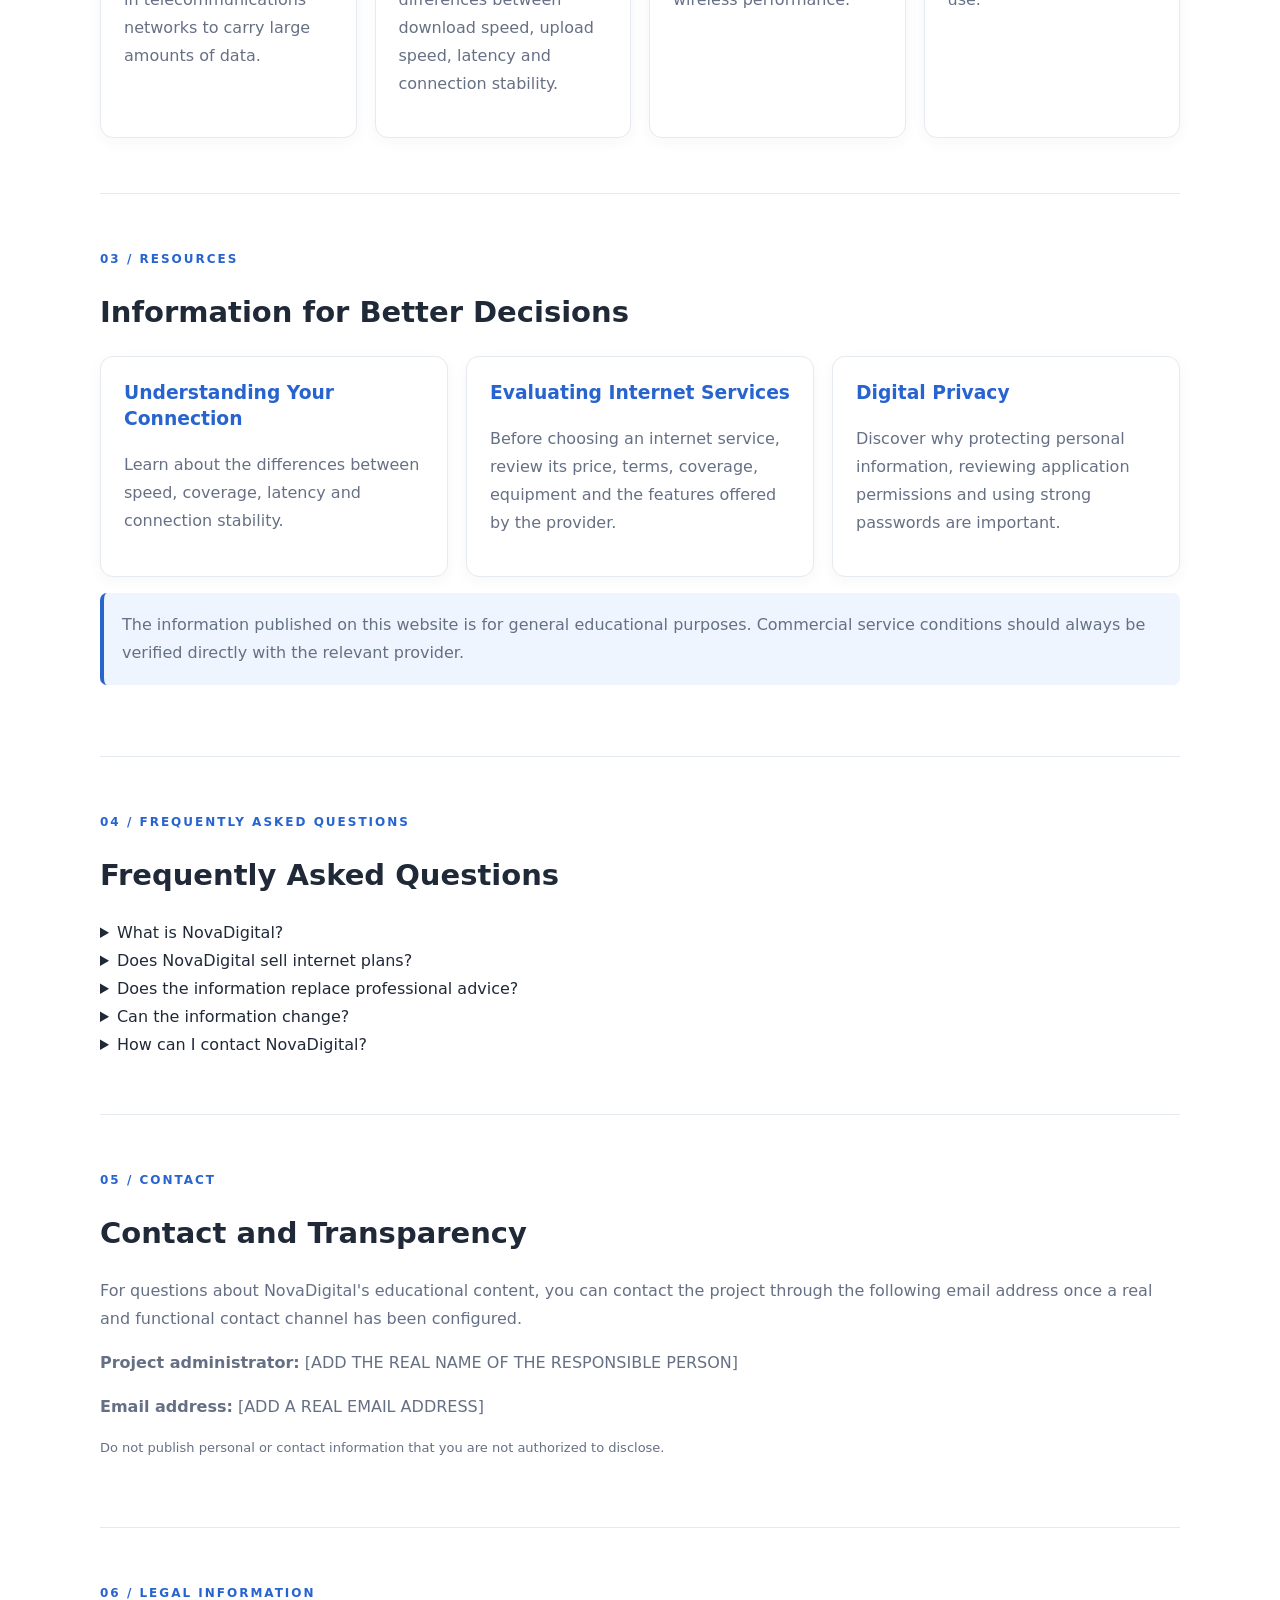
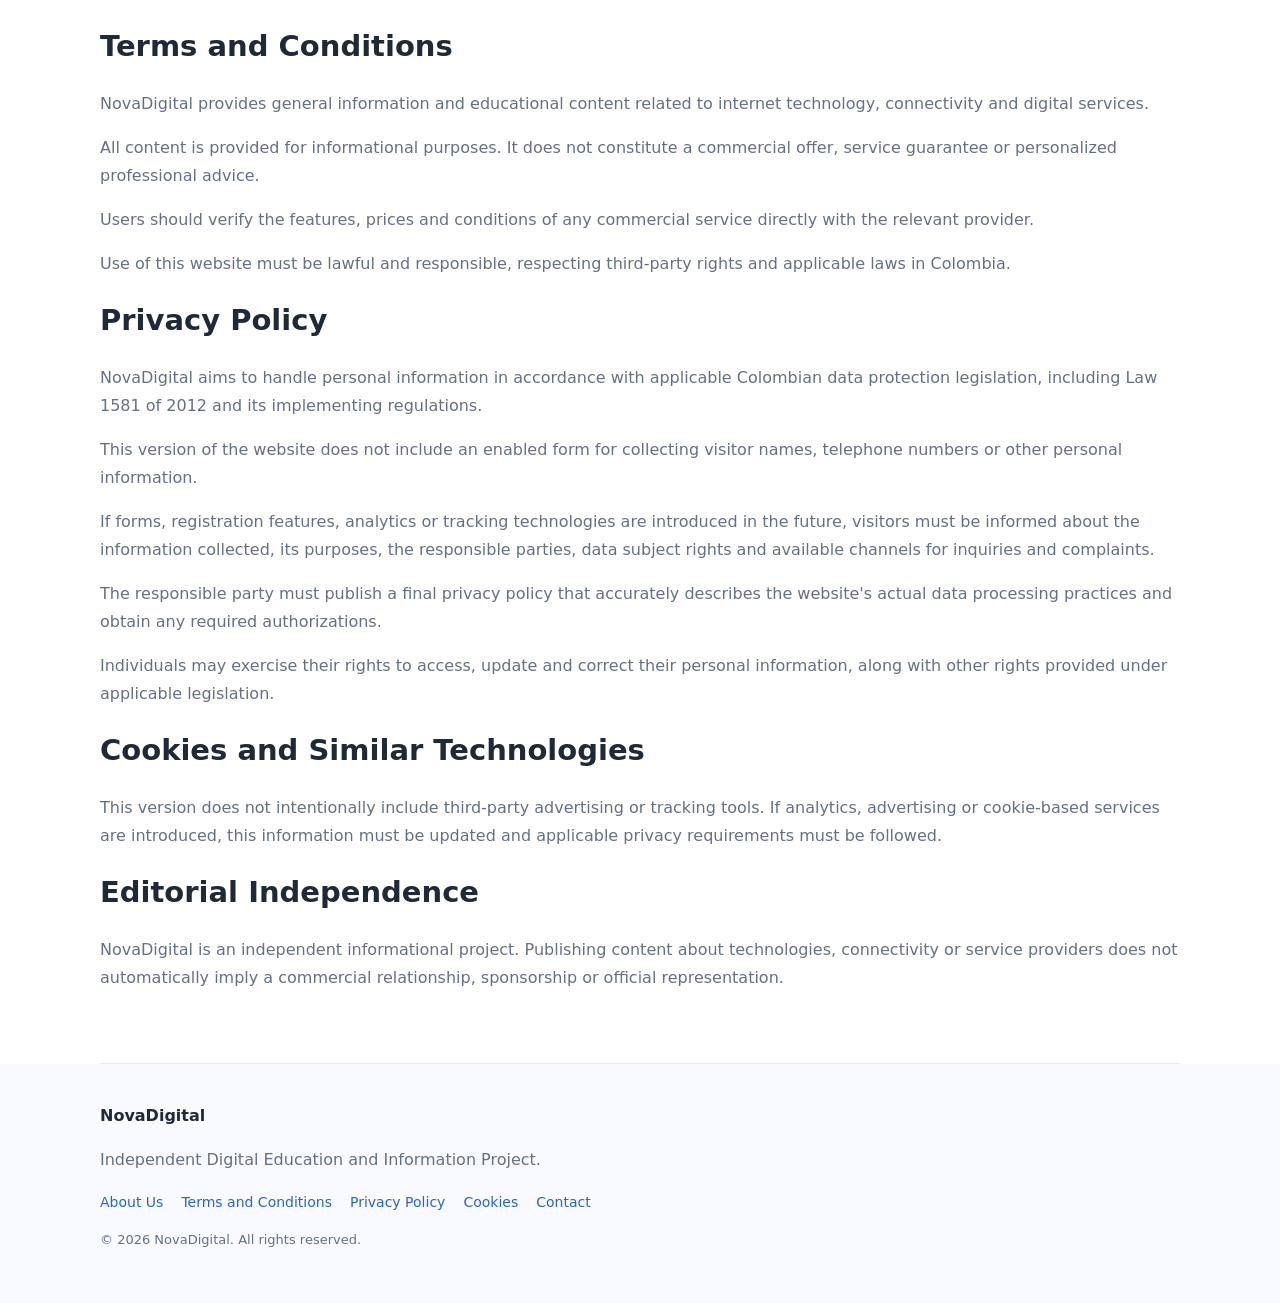
<file: us.html>
<!DOCTYPE html>
<html lang="en">
<head>
<meta charset="UTF-8">
<meta name="viewport" content="width=device-width, initial-scale=1">
<meta name="theme-color" content="#ffffff">

<meta name="description"
content="NovaDigital is an independent educational project about internet technology, connectivity, fiber optics and digital literacy in Colombia.">

<meta name="robots" content="index, follow">

<title>NovaDigital | Digital Education and Technology</title>

<style>
:root {
  --blue: #2864cf;
  --blue-dark: #174a9e;
  --blue-light: #eff5ff;
  --text: #202938;
  --muted: #667085;
  --line: #e5eaf0;
  --bg: #ffffff;
  --soft: #f8faff;
}

* {
  box-sizing: border-box;
}

html {
  scroll-behavior: smooth;
  scroll-padding-top: 90px;
}

body {
  margin: 0;
  font: 16px/1.75 system-ui, Arial, sans-serif;
  color: var(--text);
  background: var(--bg);
}

a {
  color: var(--blue);
}

a:focus-visible {
  outline: 3px solid #94baff;
  outline-offset: 3px;
}

.container {
  width: min(1080px, 92%);
  margin: auto;
}

/* NAVIGATION */

header {
  position: sticky;
  top: 0;
  z-index: 10;
  background: rgba(255,255,255,.97);
  border-bottom: 1px solid var(--line);
}

nav {
  min-height: 72px;
  display: flex;
  align-items: center;
  justify-content: space-between;
  gap: 20px;
  flex-wrap: wrap;
}

.logo {
  font-size: 24px;
  font-weight: 850;
  text-decoration: none;
  color: var(--blue);
}

.nav-links {
  display: flex;
  gap: 18px;
  flex-wrap: wrap;
}

.nav-links a {
  text-decoration: none;
  color: var(--text);
  font-size: 14px;
  font-weight: 600;
}

/* HERO */

.hero {
  padding: 90px 0;
  background: linear-gradient(135deg,#ffffff,#edf4ff);
  border-bottom: 1px solid var(--line);
}

.tag {
  color: var(--blue);
  font-size: 12px;
  font-weight: 800;
  letter-spacing: 2px;
  text-transform: uppercase;
}

h1 {
  max-width: 850px;
  font-size: clamp(38px,7vw,66px);
  line-height: 1.12;
  letter-spacing: -2px;
}

h1 span {
  color: var(--blue);
}

h2 {
  font-size: 29px;
  line-height: 1.3;
}

h3 {
  line-height: 1.4;
}

p {
  color: var(--muted);
}

.hero p {
  max-width: 700px;
  font-size: 18px;
}

.btn {
  display: inline-block;
  background: var(--blue);
  color: white;
  text-decoration: none;
  font-weight: 750;
  padding: 12px 21px;
  border-radius: 8px;
  margin-top: 12px;
}

.btn:hover {
  background: var(--blue-dark);
}

/* SECTIONS */

section {
  padding: 55px 0;
  border-bottom: 1px solid var(--line);
}

.grid {
  display: grid;
  grid-template-columns: repeat(
    auto-fit,
    minmax(220px,1fr)
  );
  gap: 18px;
}

.card {
  padding: 23px;
  background: white;
  border: 1px solid var(--line);
  border-radius: 13px;
  box-shadow: 0 4px 15px rgba(20,40,80,.04);
}

.card h3 {
  color: var(--blue);
  margin-top: 0;
}

.notice {
  padding: 18px;
  background: var(--blue-light);
  border-left: 4px solid var(--blue);
  border-radius: 7px;
}

.muted {
  color: var(--muted);
}

/* FOOTER */

footer {
  padding: 38px 0;
  background: var(--soft);
}

.footer-links {
  display: flex;
  flex-wrap: wrap;
  gap: 18px;
  margin: 15px 0;
}

.footer-links a {
  text-decoration: none;
  font-size: 14px;
}

.small {
  font-size: 13px;
}

@media(max-width:650px) {
  nav {
    padding: 15px 0;
  }

  .nav-links {
    gap: 12px;
  }

  .hero {
    padding: 60px 0;
  }

  h1 {
    letter-spacing: -1px;
  }

  h2 {
    font-size: 24px;
  }
}
</style>
</head>

<body>

<header>
<nav class="container">

<a class="logo" href="#home">NovaDigital</a>

<div class="nav-links">
<a href="#about">About Us</a>
<a href="#learn">Learn</a>
<a href="#resources">Resources</a>
<a href="#faq">FAQ</a>
<a href="#contact">Contact</a>
</div>

</nav>
</header>

<main>

<!-- HERO -->

<div class="hero" id="home">
<div class="container">

<div class="tag">
Digital Education · Colombia
</div>

<h1>
Understand Technology.
<span>Connect to the Future.</span>
</h1>

<p>
NovaDigital is an independent educational space
dedicated to internet technology, connectivity
and digital knowledge. Our goal is to provide
clear explanations that help people better
understand the digital world.
</p>

<a class="btn" href="#learn">
Explore Our Content
</a>

</div>
</div>

<div class="container">

<!-- ABOUT -->

<section id="about">

<div class="tag">01 / About Us</div>

<h2>Digital Knowledge for Everyone</h2>

<p>
NovaDigital is an independent informational project
focused on sharing knowledge about the internet,
networks, connectivity and digital technology.
</p>

<p>
Our mission is to provide general educational
information in a clear and accessible way,
helping people understand the technologies
they use in their everyday lives.
</p>

<div class="notice">
<strong>Transparency:</strong>
NovaDigital is an independent informational project.
It should not be interpreted as a telecommunications
operator or as an official representative of internet
service providers.
</div>

</section>

<!-- LEARN -->

<section id="learn">

<div class="tag">02 / Learn</div>

<h2>Explore the World of Connectivity</h2>

<div class="grid">

<article class="card">
<h3>Fiber Optics</h3>
<p>
Fiber optics transmit information through light
signals traveling along specialized fibers.
This technology is widely used in telecommunications
networks to carry large amounts of data.
</p>
</article>

<article class="card">
<h3>Internet Speed</h3>
<p>
Internet speed is commonly measured in megabits
per second (Mbps). It is important to understand
the differences between download speed, upload
speed, latency and connection stability.
</p>
</article>

<article class="card">
<h3>Wi-Fi and Networks</h3>
<p>
Wireless networks allow devices to connect
without physical cables. Distance, obstacles
and interference can affect wireless performance.
</p>
</article>

<article class="card">
<h3>Digital Security</h3>
<p>
Strong passwords, two-factor authentication
and recognizing suspicious messages are
important habits for safer internet use.
</p>
</article>

</div>
</section>

<!-- RESOURCES -->

<section id="resources">

<div class="tag">03 / Resources</div>

<h2>Information for Better Decisions</h2>

<div class="grid">

<article class="card">
<h3>Understanding Your Connection</h3>
<p>
Learn about the differences between speed,
coverage, latency and connection stability.
</p>
</article>

<article class="card">
<h3>Evaluating Internet Services</h3>
<p>
Before choosing an internet service,
review its price, terms, coverage, equipment
and the features offered by the provider.
</p>
</article>

<article class="card">
<h3>Digital Privacy</h3>
<p>
Discover why protecting personal information,
reviewing application permissions and using
strong passwords are important.
</p>
</article>

</div>

<p class="notice">
The information published on this website is
for general educational purposes. Commercial
service conditions should always be verified
directly with the relevant provider.
</p>

</section>

<!-- FAQ -->

<section id="faq">

<div class="tag">04 / Frequently Asked Questions</div>

<h2>Frequently Asked Questions</h2>

<details>
<summary>What is NovaDigital?</summary>
<p>
NovaDigital is an independent educational project
about internet technology, connectivity and
digital knowledge.
</p>
</details>

<details>
<summary>Does NovaDigital sell internet plans?</summary>
<p>
This informational project does not directly
sell internet plans or enter into
telecommunications service contracts.
</p>
</details>

<details>
<summary>Does the information replace professional advice?</summary>
<p>
No. The content is general and educational.
For specific technical issues, contact your
service provider or a qualified professional.
</p>
</details>

<details>
<summary>Can the information change?</summary>
<p>
Yes. Technologies and service conditions
may change over time. Always verify important
information with official sources.
</p>
</details>

<details>
<summary>How can I contact NovaDigital?</summary>
<p>
You can use the contact information published
in this section once a verified and functional
contact channel has been configured.
</p>
</details>

</section>

<!-- CONTACT -->

<section id="contact">

<div class="tag">05 / Contact</div>

<h2>Contact and Transparency</h2>

<p>
For questions about NovaDigital's educational
content, you can contact the project through
the following email address once a real and
functional contact channel has been configured.
</p>

<p>
<strong>Project administrator:</strong>
[ADD THE REAL NAME OF THE RESPONSIBLE PERSON]
</p>

<p>
<strong>Email address:</strong>
[ADD A REAL EMAIL ADDRESS]
</p>

<p class="small">
Do not publish personal or contact information
that you are not authorized to disclose.
</p>

</section>

<!-- LEGAL -->

<section id="legal">

<div class="tag">06 / Legal Information</div>

<h2 id="terms">Terms and Conditions</h2>

<p>
NovaDigital provides general information and
educational content related to internet technology,
connectivity and digital services.
</p>

<p>
All content is provided for informational
purposes. It does not constitute a commercial
offer, service guarantee or personalized
professional advice.
</p>

<p>
Users should verify the features, prices
and conditions of any commercial service
directly with the relevant provider.
</p>

<p>
Use of this website must be lawful and
responsible, respecting third-party rights
and applicable laws in Colombia.
</p>

<h2 id="privacy">Privacy Policy</h2>

<p>
NovaDigital aims to handle personal information
in accordance with applicable Colombian
data protection legislation, including
Law 1581 of 2012 and its implementing regulations.
</p>

<p>
This version of the website does not include
an enabled form for collecting visitor names,
telephone numbers or other personal information.
</p>

<p>
If forms, registration features, analytics
or tracking technologies are introduced
in the future, visitors must be informed
about the information collected, its purposes,
the responsible parties, data subject rights
and available channels for inquiries and complaints.
</p>

<p>
The responsible party must publish a final
privacy policy that accurately describes
the website's actual data processing practices
and obtain any required authorizations.
</p>

<p>
Individuals may exercise their rights to
access, update and correct their personal
information, along with other rights provided
under applicable legislation.
</p>

<h2 id="cookies">Cookies and Similar Technologies</h2>

<p>
This version does not intentionally include
third-party advertising or tracking tools.
If analytics, advertising or cookie-based
services are introduced, this information
must be updated and applicable privacy
requirements must be followed.
</p>

<h2>Editorial Independence</h2>

<p>
NovaDigital is an independent informational
project. Publishing content about technologies,
connectivity or service providers does not
automatically imply a commercial relationship,
sponsorship or official representation.
</p>

</section>

</div>
</main>

<footer>
<div class="container">

<strong>NovaDigital</strong>

<p>
Independent Digital Education and Information Project.
</p>

<div class="footer-links">
<a href="#about">About Us</a>
<a href="#terms">Terms and Conditions</a>
<a href="#privacy">Privacy Policy</a>
<a href="#cookies">Cookies</a>
<a href="#contact">Contact</a>
</div>

<p class="small">
© <span id="year"></span> NovaDigital.
All rights reserved.
</p>

</div>
</footer>

<script>
document.getElementById("year").textContent =
new Date().getFullYear();
</script>

</body>
</html>
</file>
